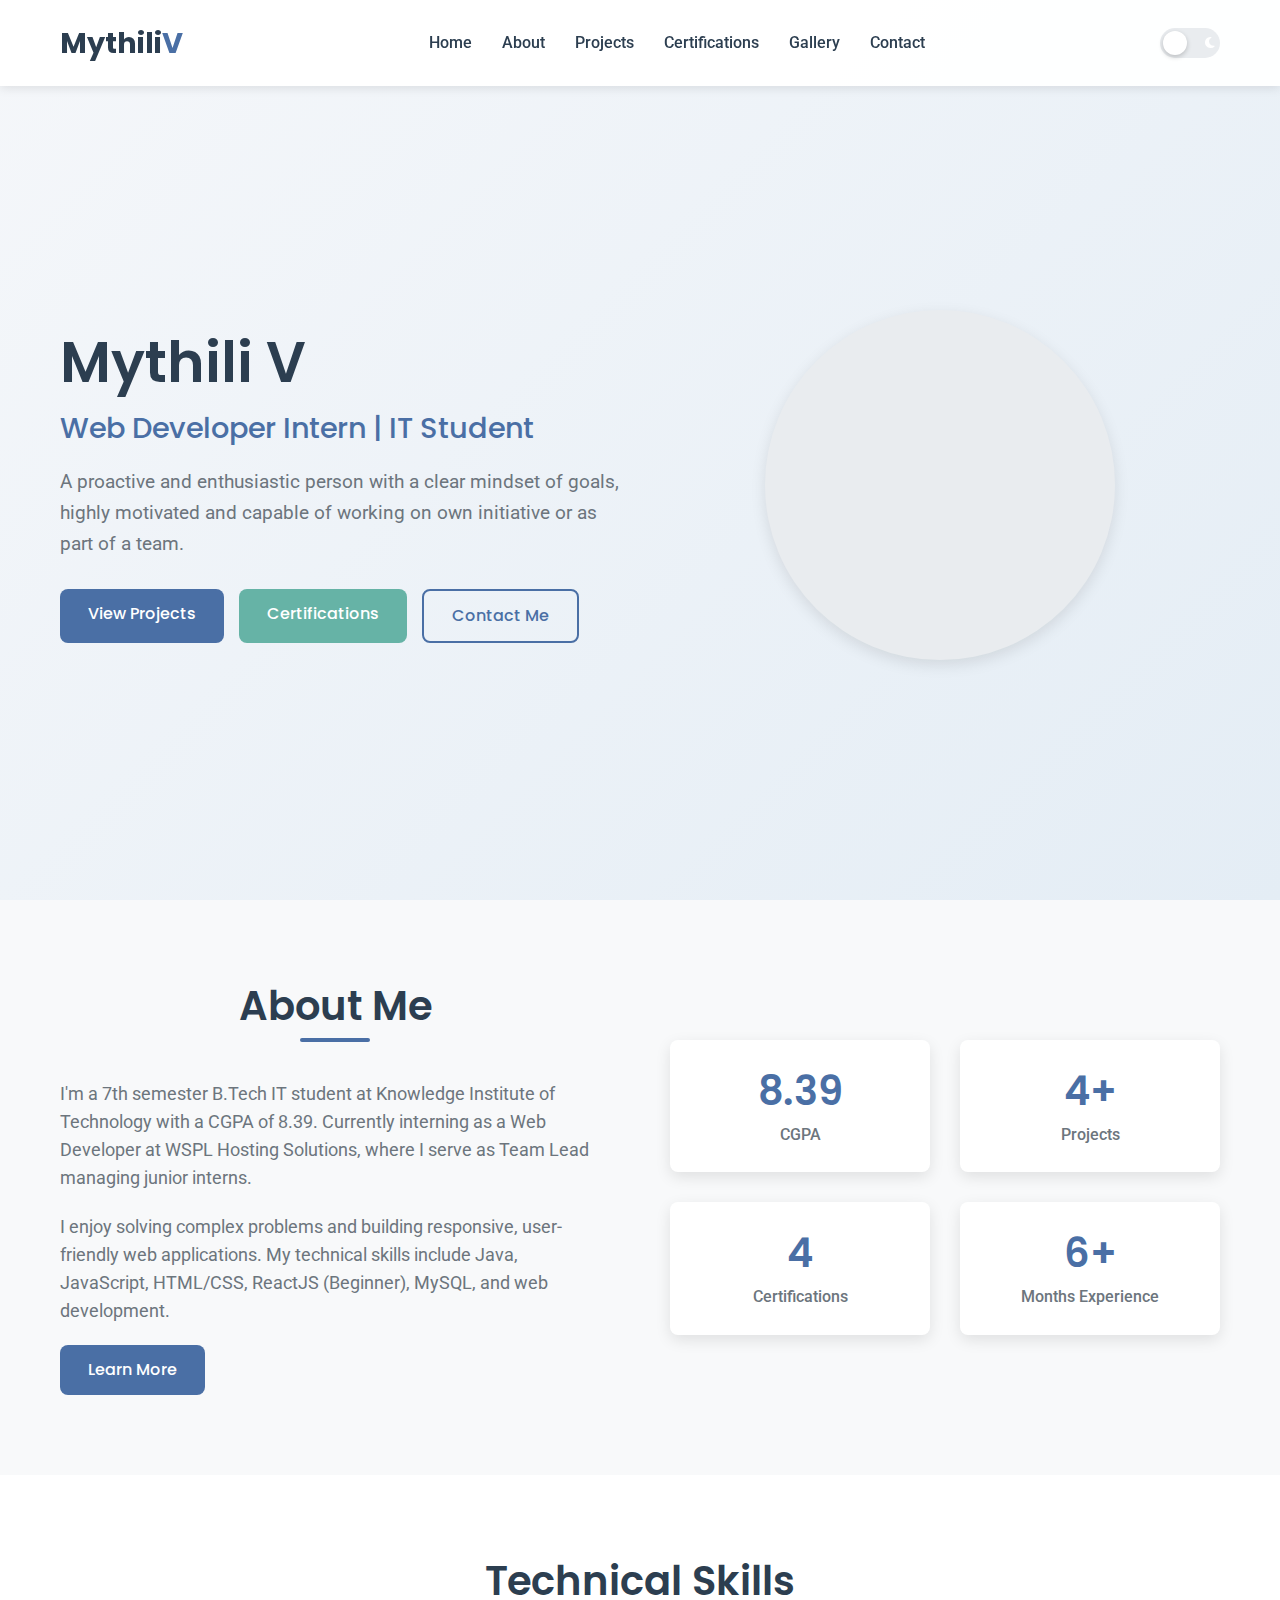
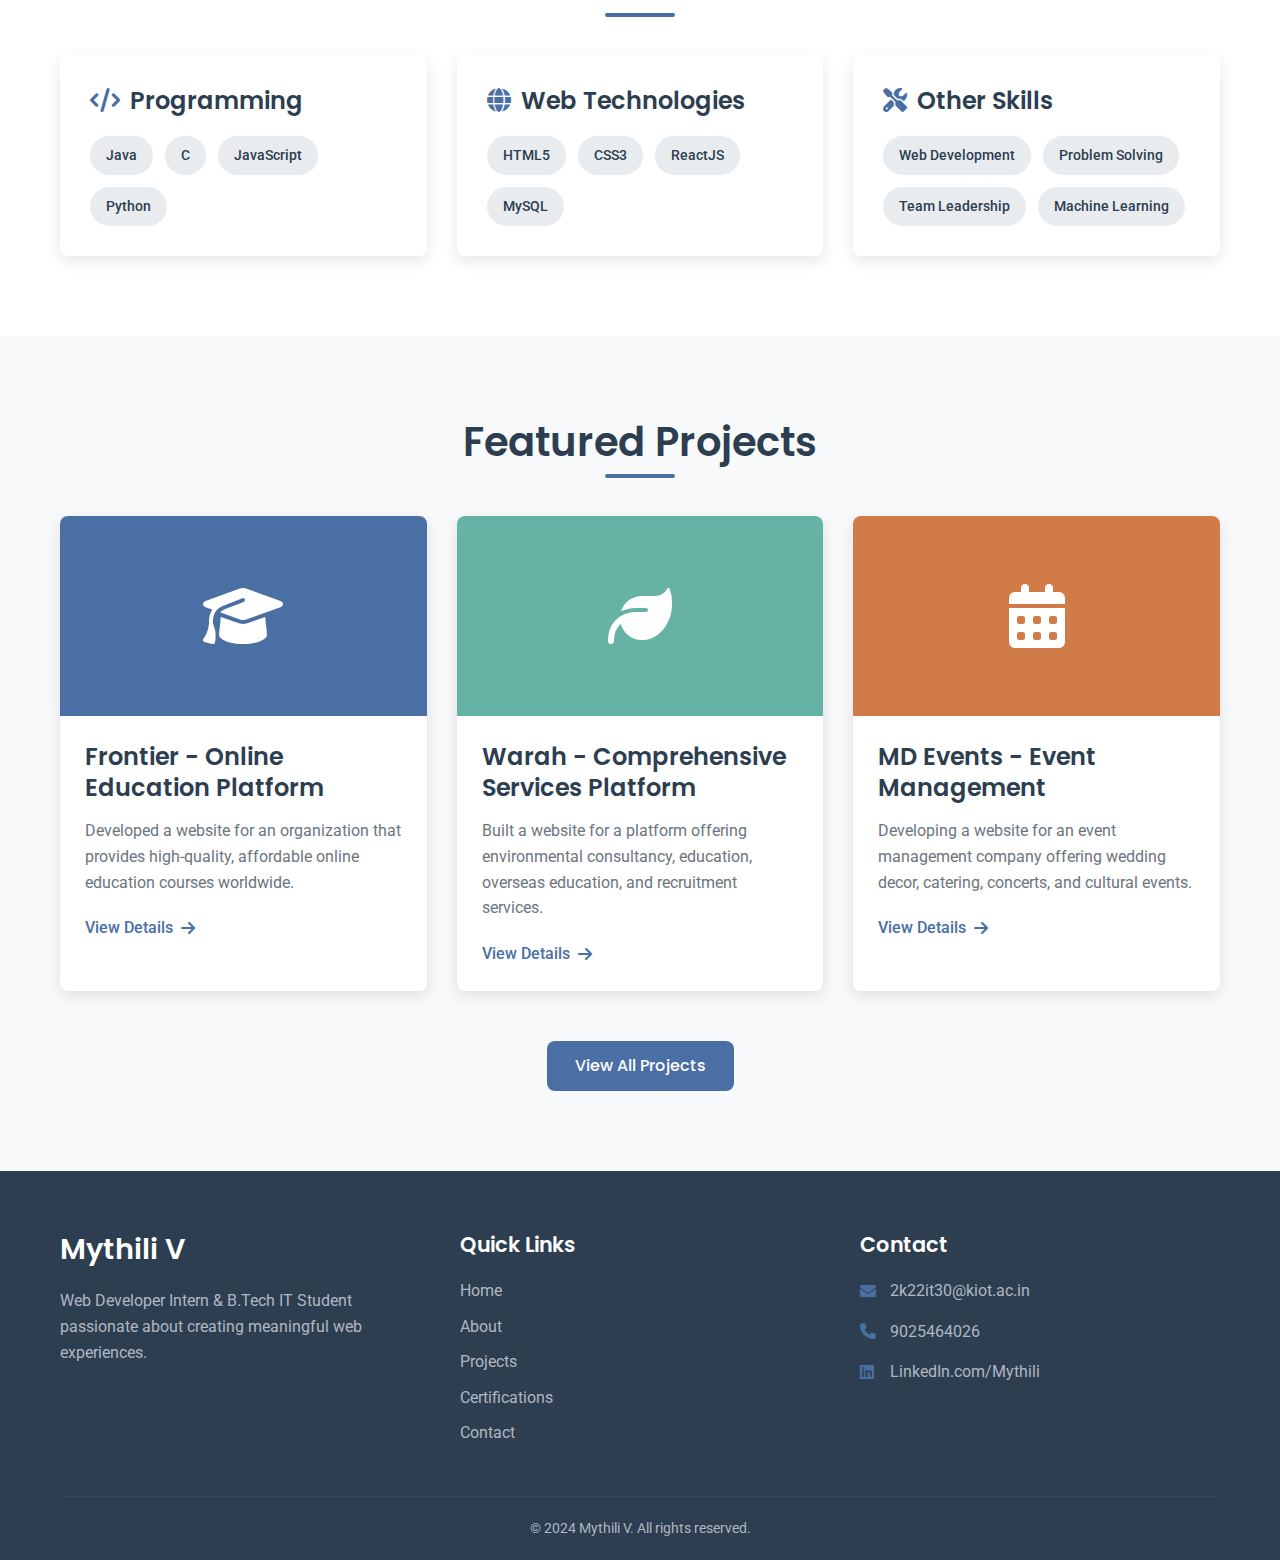
<file: index.html>
<!DOCTYPE html>
<html lang="en">
<head>
    <meta charset="UTF-8">
    <meta name="viewport" content="width=device-width, initial-scale=1.0">
    <title>Mythili V | Portfolio</title>
    <link rel="stylesheet" href="css/style.css">
    <link rel="stylesheet" href="https://cdnjs.cloudflare.com/ajax/libs/font-awesome/6.4.0/css/all.min.css">
    <link href="https://fonts.googleapis.com/css2?family=Poppins:wght@300;400;500;600;700&family=Roboto:wght@300;400;500&display=swap" rel="stylesheet">
</head>
<body>
    <!-- Navigation -->
    <nav class="navbar">
        <div class="container">
            <a href="index.html" class="logo">Mythili<span>V</span></a>
            <ul class="nav-menu">
                <li><a href="index.html">Home</a></li>
                <li><a href="about.html">About</a></li>
                <li><a href="projects.html">Projects</a></li>
                <li><a href="certifications.html">Certifications</a></li>
                <li><a href="gallery.html">Gallery</a></li>
                <li><a href="contact.html">Contact</a></li>
            </ul>
            <div class="hamburger">
                <span></span>
                <span></span>
                <span></span>
            </div>
        </div>
    </nav>

    <!-- Hero Section -->
    <section class="hero">
        <div class="container">
            <div class="hero-content">
                <h1 class="hero-title">Mythili V</h1>
                <h2 class="hero-subtitle">Web Developer Intern | IT Student</h2>
                <p class="hero-tagline">A proactive and enthusiastic person with a clear mindset of goals, highly motivated and capable of working on own initiative or as part of a team.</p>
                <div class="hero-buttons">
                    <a href="projects.html" class="btn btn-primary">View Projects</a>
                    <a href="certifications.html" class="btn btn-secondary">Certifications</a>
                    <a href="contact.html" class="btn btn-outline">Contact Me</a>
                </div>
            </div>
            <div class="hero-image">
                <div class="image-container">
                    <!-- Profile image placeholder -->
                    <div class="profile-img"></div>
                </div>
            </div>
        </div>
    </section>

    <!-- About Preview Section -->
    <section class="about-preview">
        <div class="container">
            <div class="about-content">
                <h2 class="section-title">About Me</h2>
                <p>I'm a 7th semester B.Tech IT student at Knowledge Institute of Technology with a CGPA of 8.39. Currently interning as a Web Developer at WSPL Hosting Solutions, where I serve as Team Lead managing junior interns.</p>
                <p>I enjoy solving complex problems and building responsive, user-friendly web applications. My technical skills include Java, JavaScript, HTML/CSS, ReactJS (Beginner), MySQL, and web development.</p>
                <a href="about.html" class="btn btn-primary">Learn More</a>
            </div>
            <div class="stats">
                <div class="stat-item">
                    <h3>8.39</h3>
                    <p>CGPA</p>
                </div>
                <div class="stat-item">
                    <h3>4+</h3>
                    <p>Projects</p>
                </div>
                <div class="stat-item">
                    <h3>4</h3>
                    <p>Certifications</p>
                </div>
                <div class="stat-item">
                    <h3>6+</h3>
                    <p>Months Experience</p>
                </div>
            </div>
        </div>
    </section>

    <!-- Skills Section -->
    <section class="skills">
        <div class="container">
            <h2 class="section-title">Technical Skills</h2>
            <div class="skills-grid">
                <div class="skill-category">
                    <h3><i class="fas fa-code"></i> Programming</h3>
                    <div class="skill-items">
                        <span class="skill-tag">Java</span>
                        <span class="skill-tag">C</span>
                        <span class="skill-tag">JavaScript</span>
                        <span class="skill-tag">Python</span>
                    </div>
                </div>
                <div class="skill-category">
                    <h3><i class="fas fa-globe"></i> Web Technologies</h3>
                    <div class="skill-items">
                        <span class="skill-tag">HTML5</span>
                        <span class="skill-tag">CSS3</span>
                        <span class="skill-tag">ReactJS</span>
                        <span class="skill-tag">MySQL</span>
                    </div>
                </div>
                <div class="skill-category">
                    <h3><i class="fas fa-tools"></i> Other Skills</h3>
                    <div class="skill-items">
                        <span class="skill-tag">Web Development</span>
                        <span class="skill-tag">Problem Solving</span>
                        <span class="skill-tag">Team Leadership</span>
                        <span class="skill-tag">Machine Learning</span>
                    </div>
                </div>
            </div>
        </div>
    </section>

    <!-- Featured Projects -->
    <section class="featured-projects">
        <div class="container">
            <h2 class="section-title">Featured Projects</h2>
            <div class="projects-grid">
                <div class="project-card">
                    <div class="project-image" style="background-color: #4a6fa5;">
                        <i class="fas fa-graduation-cap"></i>
                    </div>
                    <div class="project-content">
                        <h3>Frontier - Online Education Platform</h3>
                        <p>Developed a website for an organization that provides high-quality, affordable online education courses worldwide.</p>
                        <a href="projects.html#frontier" class="project-link">View Details <i class="fas fa-arrow-right"></i></a>
                    </div>
                </div>
                <div class="project-card">
                    <div class="project-image" style="background-color: #66b3a6;">
                        <i class="fas fa-leaf"></i>
                    </div>
                    <div class="project-content">
                        <h3>Warah - Comprehensive Services Platform</h3>
                        <p>Built a website for a platform offering environmental consultancy, education, overseas education, and recruitment services.</p>
                        <a href="projects.html#warah" class="project-link">View Details <i class="fas fa-arrow-right"></i></a>
                    </div>
                </div>
                <div class="project-card">
                    <div class="project-image" style="background-color: #d17b49;">
                        <i class="fas fa-calendar-alt"></i>
                    </div>
                    <div class="project-content">
                        <h3>MD Events - Event Management</h3>
                        <p>Developing a website for an event management company offering wedding decor, catering, concerts, and cultural events.</p>
                        <a href="projects.html#md-events" class="project-link">View Details <i class="fas fa-arrow-right"></i></a>
                    </div>
                </div>
            </div>
            <div class="section-cta">
                <a href="projects.html" class="btn btn-primary">View All Projects</a>
            </div>
        </div>
    </section>

    <!-- Footer -->
    <footer class="footer">
        <div class="container">
            <div class="footer-content">
                <div class="footer-about">
                    <h3>Mythili V</h3>
                    <p>Web Developer Intern & B.Tech IT Student passionate about creating meaningful web experiences.</p>
                </div>
                <div class="footer-links">
                    <h3>Quick Links</h3>
                    <ul>
                        <li><a href="index.html">Home</a></li>
                        <li><a href="about.html">About</a></li>
                        <li><a href="projects.html">Projects</a></li>
                        <li><a href="certifications.html">Certifications</a></li>
                        <li><a href="contact.html">Contact</a></li>
                    </ul>
                </div>
                <div class="footer-contact">
                    <h3>Contact</h3>
                    <p><i class="fas fa-envelope"></i> 2k22it30@kiot.ac.in</p>
                    <p><i class="fas fa-phone"></i> 9025464026</p>
                    <p><i class="fab fa-linkedin"></i> LinkedIn.com/Mythili</p>
                </div>
            </div>
            <div class="footer-bottom">
                <p>&copy; 2024 Mythili V. All rights reserved.</p>
            </div>
        </div>
    </footer>

    <script src="js/script.js"></script>
</body>
</html>
</file>
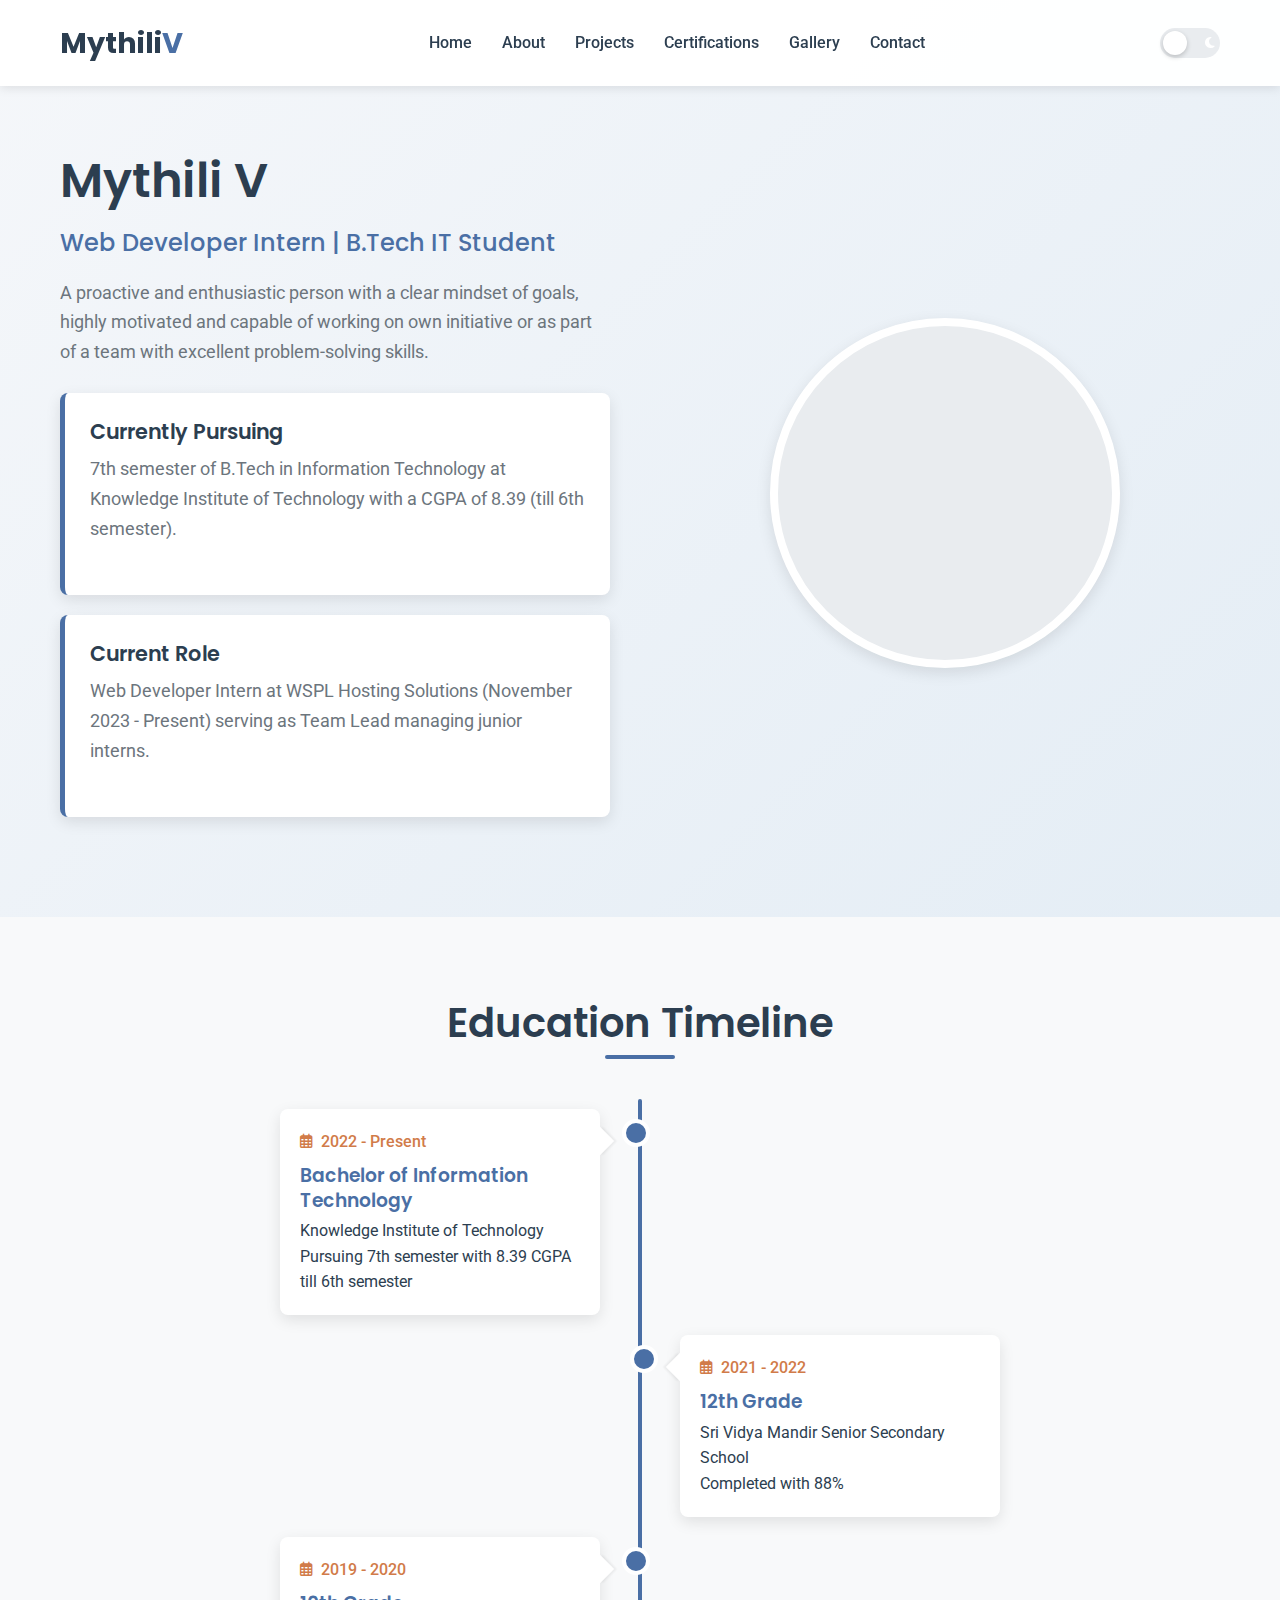
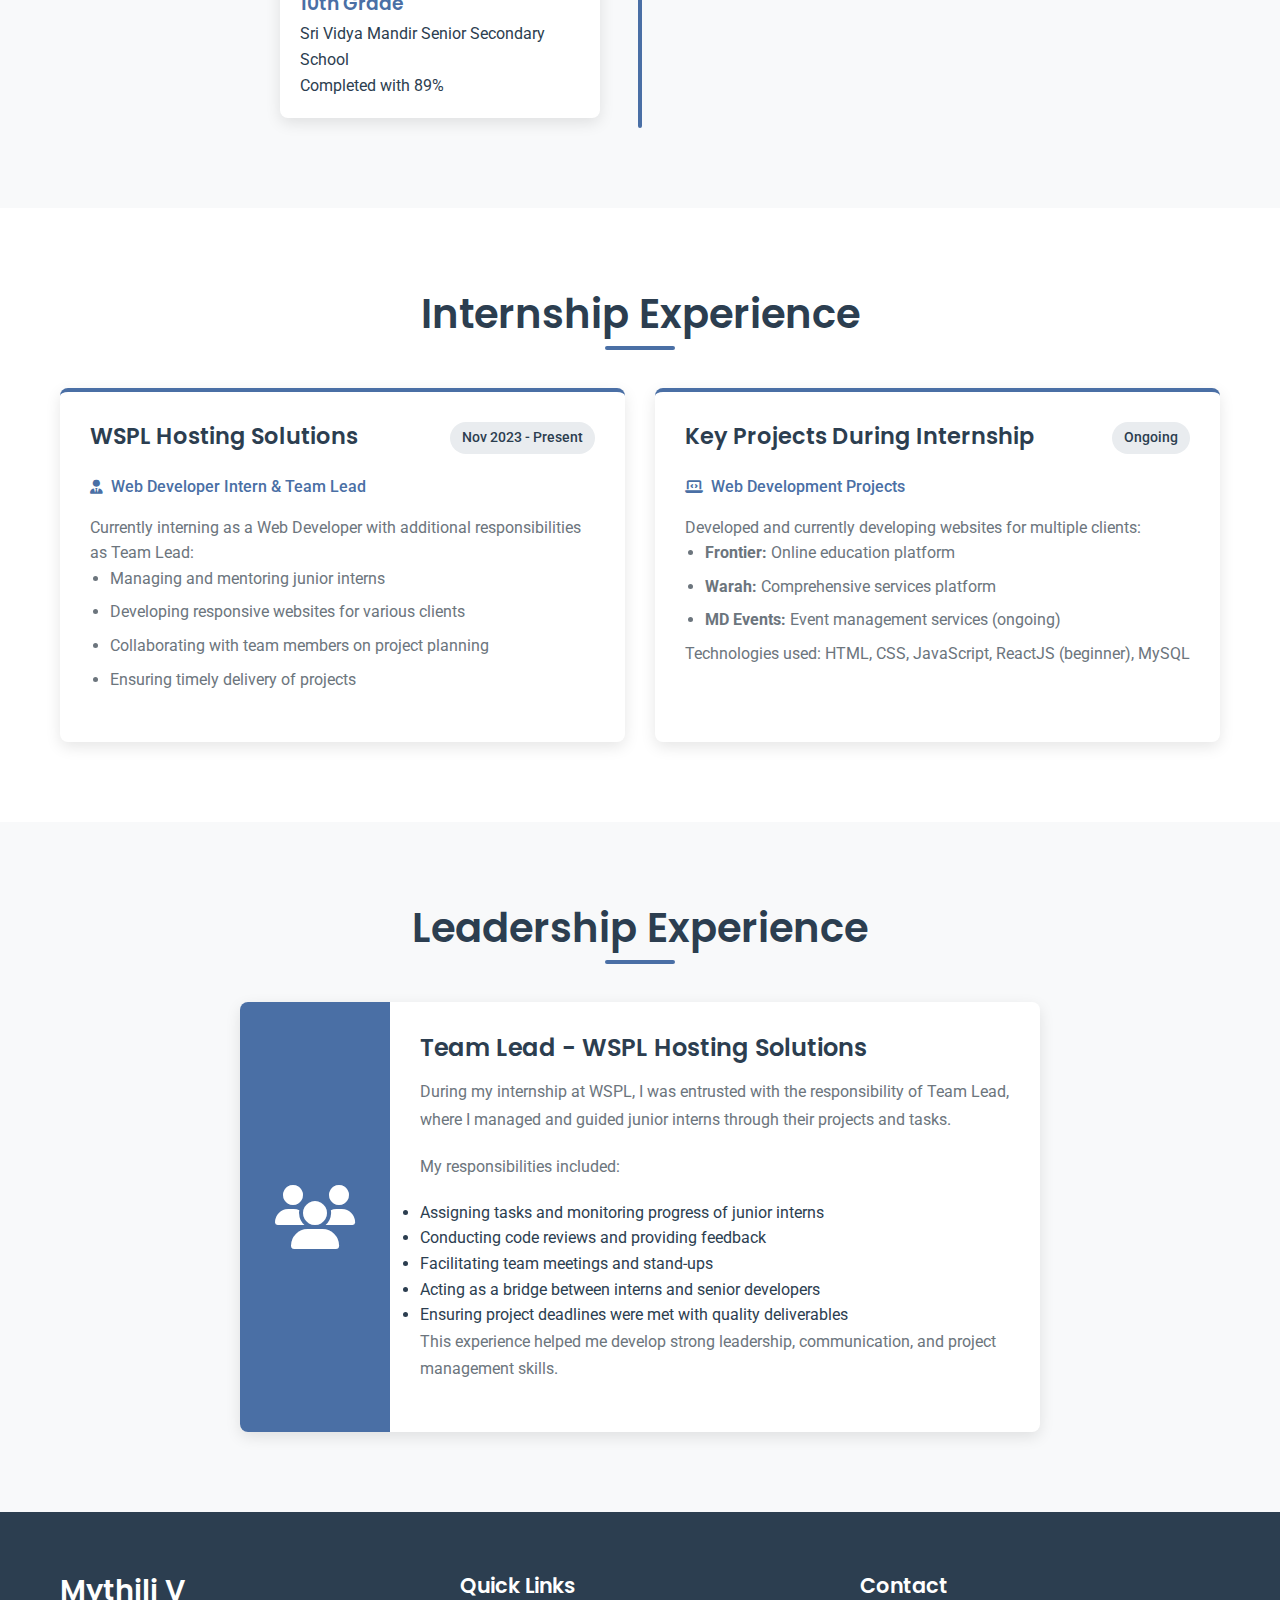
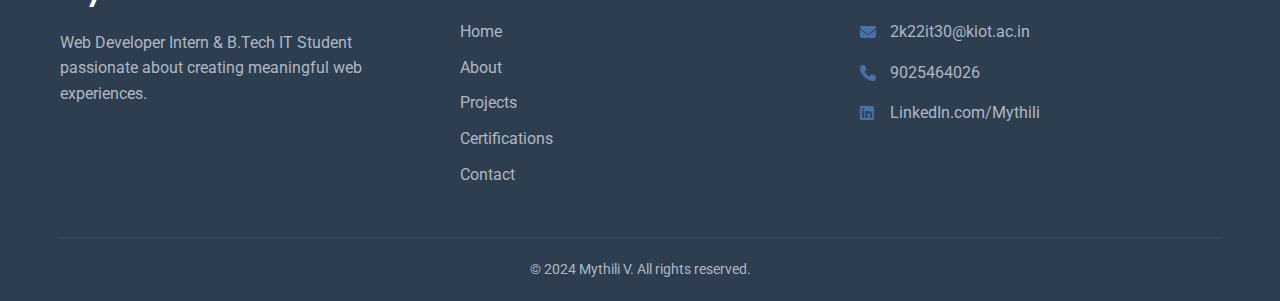
<file: about.html>
<!DOCTYPE html>
<html lang="en">
<head>
    <meta charset="UTF-8">
    <meta name="viewport" content="width=device-width, initial-scale=1.0">
    <title>About Me | Mythili V</title>
    <link rel="stylesheet" href="css/style.css">
    <link rel="stylesheet" href="https://cdnjs.cloudflare.com/ajax/libs/font-awesome/6.4.0/css/all.min.css">
    <link href="https://fonts.googleapis.com/css2?family=Poppins:wght@300;400;500;600;700&family=Roboto:wght@300;400;500&display=swap" rel="stylesheet">
    <style>
        /* Additional styles for about page */
        .about-hero {
            padding: 150px 0 80px;
            background: linear-gradient(135deg, #f5f7fa 0%, #e4edf5 100%);
        }
        
        .about-hero .container {
            display: flex;
            align-items: center;
            justify-content: space-between;
            gap: 60px;
        }
        
        .about-profile {
            flex: 1;
            display: flex;
            justify-content: center;
        }
        
        .profile-image-large {
            width: 350px;
            height: 350px;
            border-radius: 50%;
            background-color: var(--light-gray);
            position: relative;
            overflow: hidden;
            box-shadow: var(--shadow);
            border: 8px solid white;
        }
        
        .profile-image-large::before {
            content: '';
            position: absolute;
            width: 100%;
            height: 100%;
            background-image: url('https://images.unsplash.com/photo-1494790108755-2616b612b786?ixlib=rb-4.0.3&ixid=M3wxMjA3fDB8MHxwaG90by1wYWdlfHx8fGVufDB8fHx8fA%3D%3D&auto=format&fit=crop&w=774&q=80');
            background-size: cover;
            background-position: center;
        }
        
        .about-intro {
            flex: 1;
        }
        
        .about-intro h1 {
            font-size: 3rem;
            margin-bottom: 15px;
            color: var(--dark-color);
        }
        
        .about-intro h2 {
            font-size: 1.5rem;
            color: var(--primary-color);
            margin-bottom: 20px;
            font-weight: 500;
        }
        
        .about-intro p {
            font-size: 1.1rem;
            color: var(--gray-color);
            margin-bottom: 25px;
            line-height: 1.7;
        }
        
        .highlight-box {
            background-color: white;
            padding: 25px;
            border-radius: var(--border-radius);
            box-shadow: var(--shadow);
            margin: 20px 0;
            border-left: 5px solid var(--primary-color);
        }
        
        .highlight-box h3 {
            color: var(--dark-color);
            margin-bottom: 10px;
            font-size: 1.3rem;
        }
        
        .timeline-section {
            background-color: var(--light-color);
        }
        
        .timeline {
            position: relative;
            max-width: 800px;
            margin: 50px auto 0;
        }
        
        .timeline::after {
            content: '';
            position: absolute;
            width: 4px;
            background-color: var(--primary-color);
            top: 0;
            bottom: 0;
            left: 50%;
            margin-left: -2px;
            border-radius: 2px;
        }
        
        .timeline-item {
            padding: 10px 40px;
            position: relative;
            width: 50%;
            box-sizing: border-box;
        }
        
        .timeline-item:nth-child(odd) {
            left: 0;
        }
        
        .timeline-item:nth-child(even) {
            left: 50%;
        }
        
        .timeline-content {
            padding: 20px;
            background-color: white;
            border-radius: var(--border-radius);
            box-shadow: var(--shadow);
            position: relative;
        }
        
        .timeline-item:nth-child(odd) .timeline-content::after {
            content: '';
            position: absolute;
            width: 20px;
            height: 20px;
            right: -10px;
            background-color: white;
            top: 22px;
            transform: rotate(45deg);
            box-shadow: 2px -2px 2px rgba(0, 0, 0, 0.05);
        }
        
        .timeline-item:nth-child(even) .timeline-content::after {
            content: '';
            position: absolute;
            width: 20px;
            height: 20px;
            left: -10px;
            background-color: white;
            top: 22px;
            transform: rotate(45deg);
            box-shadow: -2px 2px 2px rgba(0, 0, 0, 0.05);
        }
        
        .timeline-content h3 {
            color: var(--primary-color);
            margin-bottom: 5px;
        }
        
        .timeline-date {
            color: var(--accent-color);
            font-weight: 500;
            margin-bottom: 10px;
            display: flex;
            align-items: center;
            gap: 8px;
        }
        
        .timeline-date i {
            font-size: 0.9rem;
        }
        
        .timeline-item::after {
            content: '';
            position: absolute;
            width: 20px;
            height: 20px;
            background-color: var(--primary-color);
            border: 4px solid white;
            border-radius: 50%;
            top: 20px;
            z-index: 1;
        }
        
        .timeline-item:nth-child(odd)::after {
            right: -10px;
        }
        
        .timeline-item:nth-child(even)::after {
            left: -10px;
        }
        
        .experience-section {
            padding: 80px 0;
        }
        
        .experience-cards {
            display: grid;
            grid-template-columns: repeat(auto-fit, minmax(300px, 1fr));
            gap: 30px;
            margin-top: 40px;
        }
        
        .experience-card {
            background-color: white;
            padding: 30px;
            border-radius: var(--border-radius);
            box-shadow: var(--shadow);
            transition: var(--transition);
            border-top: 4px solid var(--primary-color);
        }
        
        .experience-card:hover {
            transform: translateY(-10px);
        }
        
        .experience-header {
            display: flex;
            justify-content: space-between;
            align-items: flex-start;
            margin-bottom: 20px;
        }
        
        .experience-header h3 {
            font-size: 1.4rem;
            color: var(--dark-color);
        }
        
        .experience-date {
            background-color: var(--light-gray);
            color: var(--dark-color);
            padding: 5px 12px;
            border-radius: 20px;
            font-size: 0.85rem;
            font-weight: 500;
        }
        
        .experience-role {
            color: var(--primary-color);
            font-weight: 500;
            margin-bottom: 15px;
            display: flex;
            align-items: center;
            gap: 8px;
        }
        
        .experience-role i {
            font-size: 0.9rem;
        }
        
        .experience-details {
            color: var(--gray-color);
            margin-bottom: 20px;
        }
        
        .experience-details ul {
            padding-left: 20px;
        }
        
        .experience-details li {
            margin-bottom: 8px;
        }
        
        .leadership-section {
            background-color: var(--light-color);
            padding: 80px 0;
        }
        
        .leadership-card {
            max-width: 800px;
            margin: 40px auto 0;
            background-color: white;
            border-radius: var(--border-radius);
            overflow: hidden;
            box-shadow: var(--shadow);
            display: flex;
        }
        
        .leadership-icon {
            width: 150px;
            background-color: var(--primary-color);
            display: flex;
            align-items: center;
            justify-content: center;
            color: white;
            font-size: 4rem;
        }
        
        .leadership-content {
            flex: 1;
            padding: 30px;
        }
        
        .leadership-content h3 {
            color: var(--dark-color);
            margin-bottom: 15px;
            font-size: 1.5rem;
        }
        
        .leadership-content p {
            color: var(--gray-color);
            margin-bottom: 20px;
            line-height: 1.7;
        }
        
        @media (max-width: 768px) {
            .about-hero .container {
                flex-direction: column;
            }
            
            .profile-image-large {
                width: 280px;
                height: 280px;
            }
            
            .about-intro h1 {
                font-size: 2.3rem;
            }
            
            .timeline::after {
                left: 31px;
            }
            
            .timeline-item {
                width: 100%;
                padding-left: 70px;
                padding-right: 25px;
            }
            
            .timeline-item:nth-child(even) {
                left: 0;
            }
            
            .timeline-item::after {
                left: 21px !important;
            }
            
            .timeline-item:nth-child(odd) .timeline-content::after {
                left: -10px;
                right: auto;
                box-shadow: -2px 2px 2px rgba(0, 0, 0, 0.05);
            }
            
            .leadership-card {
                flex-direction: column;
            }
            
            .leadership-icon {
                width: 100%;
                height: 120px;
                font-size: 3rem;
            }
        }
    </style>
</head>
<body>
    <!-- Navigation -->
    <nav class="navbar">
        <div class="container">
            <a href="index.html" class="logo">Mythili<span>V</span></a>
            <ul class="nav-menu">
                <li><a href="index.html">Home</a></li>
                <li><a href="about.html" class="active">About</a></li>
                <li><a href="projects.html">Projects</a></li>
                <li><a href="certifications.html">Certifications</a></li>
                <li><a href="gallery.html">Gallery</a></li>
                <li><a href="contact.html">Contact</a></li>
            </ul>
            <div class="hamburger">
                <span></span>
                <span></span>
                <span></span>
            </div>
        </div>
    </nav>

    <!-- About Hero Section -->
    <section class="about-hero">
        <div class="container">
            <div class="about-intro">
                <h1>Mythili V</h1>
                <h2>Web Developer Intern | B.Tech IT Student</h2>
                <p>A proactive and enthusiastic person with a clear mindset of goals, highly motivated and capable of working on own initiative or as part of a team with excellent problem-solving skills.</p>
                
                <div class="highlight-box">
                    <h3>Currently Pursuing</h3>
                    <p>7th semester of B.Tech in Information Technology at Knowledge Institute of Technology with a CGPA of 8.39 (till 6th semester).</p>
                </div>
                
                <div class="highlight-box">
                    <h3>Current Role</h3>
                    <p>Web Developer Intern at WSPL Hosting Solutions (November 2023 - Present) serving as Team Lead managing junior interns.</p>
                </div>
            </div>
            
            <div class="about-profile">
                <div class="profile-image-large"></div>
            </div>
        </div>
    </section>

    <!-- Education Timeline -->
    <section class="timeline-section">
        <div class="container">
            <h2 class="section-title">Education Timeline</h2>
            
            <div class="timeline">
                <div class="timeline-item">
                    <div class="timeline-content">
                        <div class="timeline-date">
                            <i class="far fa-calendar-alt"></i> 2022 - Present
                        </div>
                        <h3>Bachelor of Information Technology</h3>
                        <p>Knowledge Institute of Technology</p>
                        <p>Pursuing 7th semester with 8.39 CGPA till 6th semester</p>
                    </div>
                </div>
                
                <div class="timeline-item">
                    <div class="timeline-content">
                        <div class="timeline-date">
                            <i class="far fa-calendar-alt"></i> 2021 - 2022
                        </div>
                        <h3>12th Grade</h3>
                        <p>Sri Vidya Mandir Senior Secondary School</p>
                        <p>Completed with 88%</p>
                    </div>
                </div>
                
                <div class="timeline-item">
                    <div class="timeline-content">
                        <div class="timeline-date">
                            <i class="far fa-calendar-alt"></i> 2019 - 2020
                        </div>
                        <h3>10th Grade</h3>
                        <p>Sri Vidya Mandir Senior Secondary School</p>
                        <p>Completed with 89%</p>
                    </div>
                </div>
            </div>
        </div>
    </section>

    <!-- Experience Section -->
    <section class="experience-section">
        <div class="container">
            <h2 class="section-title">Internship Experience</h2>
            
            <div class="experience-cards">
                <div class="experience-card">
                    <div class="experience-header">
                        <h3>WSPL Hosting Solutions</h3>
                        <span class="experience-date">Nov 2023 - Present</span>
                    </div>
                    <div class="experience-role">
                        <i class="fas fa-user-tie"></i> Web Developer Intern & Team Lead
                    </div>
                    <div class="experience-details">
                        <p>Currently interning as a Web Developer with additional responsibilities as Team Lead:</p>
                        <ul>
                            <li>Managing and mentoring junior interns</li>
                            <li>Developing responsive websites for various clients</li>
                            <li>Collaborating with team members on project planning</li>
                            <li>Ensuring timely delivery of projects</li>
                        </ul>
                    </div>
                </div>
                
                <div class="experience-card">
                    <div class="experience-header">
                        <h3>Key Projects During Internship</h3>
                        <span class="experience-date">Ongoing</span>
                    </div>
                    <div class="experience-role">
                        <i class="fas fa-laptop-code"></i> Web Development Projects
                    </div>
                    <div class="experience-details">
                        <p>Developed and currently developing websites for multiple clients:</p>
                        <ul>
                            <li><strong>Frontier:</strong> Online education platform</li>
                            <li><strong>Warah:</strong> Comprehensive services platform</li>
                            <li><strong>MD Events:</strong> Event management services (ongoing)</li>
                        </ul>
                        <p>Technologies used: HTML, CSS, JavaScript, ReactJS (beginner), MySQL</p>
                    </div>
                </div>
            </div>
        </div>
    </section>

    <!-- Leadership Section -->
    <section class="leadership-section">
        <div class="container">
            <h2 class="section-title">Leadership Experience</h2>
            
            <div class="leadership-card">
                <div class="leadership-icon">
                    <i class="fas fa-users"></i>
                </div>
                <div class="leadership-content">
                    <h3>Team Lead - WSPL Hosting Solutions</h3>
                    <p>During my internship at WSPL, I was entrusted with the responsibility of Team Lead, where I managed and guided junior interns through their projects and tasks.</p>
                    <p>My responsibilities included:</p>
                    <ul>
                        <li>Assigning tasks and monitoring progress of junior interns</li>
                        <li>Conducting code reviews and providing feedback</li>
                        <li>Facilitating team meetings and stand-ups</li>
                        <li>Acting as a bridge between interns and senior developers</li>
                        <li>Ensuring project deadlines were met with quality deliverables</li>
                    </ul>
                    <p>This experience helped me develop strong leadership, communication, and project management skills.</p>
                </div>
            </div>
        </div>
    </section>

    <!-- Footer -->
    <footer class="footer">
        <div class="container">
            <div class="footer-content">
                <div class="footer-about">
                    <h3>Mythili V</h3>
                    <p>Web Developer Intern & B.Tech IT Student passionate about creating meaningful web experiences.</p>
                </div>
                <div class="footer-links">
                    <h3>Quick Links</h3>
                    <ul>
                        <li><a href="index.html">Home</a></li>
                        <li><a href="about.html">About</a></li>
                        <li><a href="projects.html">Projects</a></li>
                        <li><a href="certifications.html">Certifications</a></li>
                        <li><a href="contact.html">Contact</a></li>
                    </ul>
                </div>
                <div class="footer-contact">
                    <h3>Contact</h3>
                    <p><i class="fas fa-envelope"></i> 2k22it30@kiot.ac.in</p>
                    <p><i class="fas fa-phone"></i> 9025464026</p>
                    <p><i class="fab fa-linkedin"></i> LinkedIn.com/Mythili</p>
                </div>
            </div>
            <div class="footer-bottom">
                <p>&copy; 2024 Mythili V. All rights reserved.</p>
            </div>
        </div>
    </footer>

    <script src="js/script.js"></script>
</body>
</html>
</file>
<file: css/style.css>
/* css/style.css */

/* Reset and Base Styles */
* {
    margin: 0;
    padding: 0;
    box-sizing: border-box;
}

:root {
    --primary-color: #4a6fa5;
    --secondary-color: #66b3a6;
    --accent-color: #d17b49;
    --dark-color: #2c3e50;
    --light-color: #f8f9fa;
    --gray-color: #6c757d;
    --light-gray: #e9ecef;
    --transition: all 0.3s ease;
    --shadow: 0 5px 15px rgba(0, 0, 0, 0.1);
    --border-radius: 8px;
}

body {
    font-family: 'Roboto', sans-serif;
    line-height: 1.6;
    color: var(--dark-color);
    background-color: #fff;
    overflow-x: hidden;
}

h1, h2, h3, h4 {
    font-family: 'Poppins', sans-serif;
    font-weight: 600;
    line-height: 1.3;
}

.container {
    width: 100%;
    max-width: 1200px;
    margin: 0 auto;
    padding: 0 20px;
}

section {
    padding: 80px 0;
}

.section-title {
    font-size: 2.5rem;
    text-align: center;
    margin-bottom: 3rem;
    color: var(--dark-color);
    position: relative;
}

.section-title::after {
    content: '';
    position: absolute;
    width: 70px;
    height: 4px;
    background-color: var(--primary-color);
    bottom: -10px;
    left: 50%;
    transform: translateX(-50%);
    border-radius: 2px;
}

/* Button Styles */
.btn {
    display: inline-block;
    padding: 12px 28px;
    border-radius: var(--border-radius);
    text-decoration: none;
    font-weight: 500;
    font-family: 'Poppins', sans-serif;
    transition: var(--transition);
    cursor: pointer;
    border: none;
    font-size: 1rem;
}

.btn-primary {
    background-color: var(--primary-color);
    color: white;
}

.btn-primary:hover {
    background-color: #3a5a8c;
    transform: translateY(-3px);
    box-shadow: var(--shadow);
}

.btn-secondary {
    background-color: var(--secondary-color);
    color: white;
}

.btn-secondary:hover {
    background-color: #56a094;
    transform: translateY(-3px);
    box-shadow: var(--shadow);
}

.btn-outline {
    background-color: transparent;
    color: var(--primary-color);
    border: 2px solid var(--primary-color);
}

.btn-outline:hover {
    background-color: var(--primary-color);
    color: white;
    transform: translateY(-3px);
}

/* Navbar Styles */
.navbar {
    position: fixed;
    top: 0;
    left: 0;
    width: 100%;
    background-color: rgba(255, 255, 255, 0.95);
    box-shadow: 0 2px 10px rgba(0, 0, 0, 0.1);
    z-index: 1000;
    padding: 20px 0;
    transition: var(--transition);
}

.navbar .container {
    display: flex;
    justify-content: space-between;
    align-items: center;
    position: relative;
}

.logo {
    font-family: 'Poppins', sans-serif;
    font-size: 1.8rem;
    font-weight: 700;
    text-decoration: none;
    color: var(--dark-color);
}

.logo span {
    color: var(--primary-color);
}

.nav-menu {
    display: flex;
    list-style: none;
    align-items: center;
}

.nav-menu li {
    margin-left: 30px;
}

.nav-menu a {
    text-decoration: none;
    color: var(--dark-color);
    font-weight: 500;
    font-size: 1rem;
    transition: var(--transition);
    position: relative;
}

.nav-menu a:hover {
    color: var(--primary-color);
}

.nav-menu a::after {
    content: '';
    position: absolute;
    width: 0;
    height: 2px;
    background-color: var(--primary-color);
    bottom: -5px;
    left: 0;
    transition: var(--transition);
}

.nav-menu a:hover::after {
    width: 100%;
}

.hamburger {
    display: none;
    flex-direction: column;
    cursor: pointer;
}

.hamburger span {
    width: 25px;
    height: 3px;
    background-color: var(--dark-color);
    margin: 3px 0;
    transition: var(--transition);
}

/* Hero Section */
.hero {
    padding-top: 150px;
    background: linear-gradient(135deg, #f5f7fa 0%, #e4edf5 100%);
    min-height: 100vh;
    display: flex;
    align-items: center;
}

.hero .container {
    display: flex;
    align-items: center;
    justify-content: space-between;
    gap: 40px;
}

.hero-content {
    flex: 1;
}

.hero-title {
    font-size: 3.5rem;
    margin-bottom: 10px;
    color: var(--dark-color);
}

.hero-subtitle {
    font-size: 1.8rem;
    color: var(--primary-color);
    margin-bottom: 20px;
    font-weight: 500;
}

.hero-tagline {
    font-size: 1.2rem;
    color: var(--gray-color);
    margin-bottom: 30px;
    max-width: 600px;
}

.hero-buttons {
    display: flex;
    gap: 15px;
    flex-wrap: wrap;
}

.hero-image {
    flex: 1;
    display: flex;
    justify-content: center;
}

.profile-img {
    width: 350px;
    height: 350px;
    border-radius: 50%;
    background-color: var(--light-gray);
    position: relative;
    overflow: hidden;
    box-shadow: var(--shadow);
}

.profile-img::before {
    content: '';
    position: absolute;
    width: 100%;
    height: 100%;
    background-image: url('https://images.unsplash.com/photo-1494790108755-2616b612b786?ixlib=rb-4.0.3&ixid=M3wxMjA3fDB8MHxwaG90by1wYWdlfHx8fGVufDB8fHx8fA%3D%3D&auto=format&fit=crop&w=774&q=80');
    background-size: cover;
    background-position: center;
    opacity: 0.7;
}

/* About Preview Section */
.about-preview {
    background-color: var(--light-color);
}

.about-preview .container {
    display: flex;
    justify-content: space-between;
    align-items: center;
    gap: 60px;
}

.about-content {
    flex: 1;
}

.about-content p {
    margin-bottom: 20px;
    color: var(--gray-color);
    font-size: 1.1rem;
}

.stats {
    display: grid;
    grid-template-columns: repeat(2, 1fr);
    gap: 30px;
    flex: 1;
}

.stat-item {
    text-align: center;
    padding: 25px 20px;
    background-color: white;
    border-radius: var(--border-radius);
    box-shadow: var(--shadow);
    transition: var(--transition);
}

.stat-item:hover {
    transform: translateY(-10px);
}

.stat-item h3 {
    font-size: 2.5rem;
    color: var(--primary-color);
    margin-bottom: 5px;
}

.stat-item p {
    color: var(--gray-color);
    font-weight: 500;
}

/* Skills Section */
.skills-grid {
    display: grid;
    grid-template-columns: repeat(auto-fit, minmax(300px, 1fr));
    gap: 30px;
    margin-top: 40px;
}

.skill-category {
    background-color: white;
    padding: 30px;
    border-radius: var(--border-radius);
    box-shadow: var(--shadow);
    transition: var(--transition);
}

.skill-category:hover {
    transform: translateY(-10px);
}

.skill-category h3 {
    font-size: 1.5rem;
    margin-bottom: 20px;
    color: var(--dark-color);
    display: flex;
    align-items: center;
    gap: 10px;
}

.skill-category h3 i {
    color: var(--primary-color);
}

.skill-items {
    display: flex;
    flex-wrap: wrap;
    gap: 12px;
}

.skill-tag {
    background-color: var(--light-gray);
    padding: 8px 16px;
    border-radius: 30px;
    font-size: 0.9rem;
    font-weight: 500;
    color: var(--dark-color);
    transition: var(--transition);
}

.skill-tag:hover {
    background-color: var(--primary-color);
    color: white;
}

/* Projects Section */
.featured-projects {
    background-color: var(--light-color);
}

.projects-grid {
    display: grid;
    grid-template-columns: repeat(auto-fit, minmax(300px, 1fr));
    gap: 30px;
    margin-top: 40px;
}

.project-card {
    background-color: white;
    border-radius: var(--border-radius);
    overflow: hidden;
    box-shadow: var(--shadow);
    transition: var(--transition);
}

.project-card:hover {
    transform: translateY(-10px);
    box-shadow: 0 15px 30px rgba(0, 0, 0, 0.15);
}

.project-image {
    height: 200px;
    display: flex;
    align-items: center;
    justify-content: center;
    color: white;
    font-size: 4rem;
}

.project-content {
    padding: 25px;
}

.project-content h3 {
    font-size: 1.5rem;
    margin-bottom: 15px;
    color: var(--dark-color);
}

.project-content p {
    color: var(--gray-color);
    margin-bottom: 20px;
}

.project-link {
    color: var(--primary-color);
    text-decoration: none;
    font-weight: 500;
    display: inline-flex;
    align-items: center;
    gap: 8px;
    transition: var(--transition);
}

.project-link:hover {
    gap: 12px;
    color: #3a5a8c;
}

.section-cta {
    text-align: center;
    margin-top: 50px;
}

/* Footer */
.footer {
    background-color: var(--dark-color);
    color: white;
    padding: 60px 0 20px;
}

.footer-content {
    display: grid;
    grid-template-columns: repeat(auto-fit, minmax(250px, 1fr));
    gap: 40px;
    margin-bottom: 40px;
}

.footer-about h3 {
    font-size: 1.8rem;
    margin-bottom: 20px;
    color: white;
}

.footer-about p {
    color: #b0b7c3;
}

.footer-links h3, .footer-contact h3 {
    font-size: 1.3rem;
    margin-bottom: 20px;
    color: white;
}

.footer-links ul {
    list-style: none;
}

.footer-links li {
    margin-bottom: 10px;
}

.footer-links a {
    color: #b0b7c3;
    text-decoration: none;
    transition: var(--transition);
}

.footer-links a:hover {
    color: white;
    padding-left: 5px;
}

.footer-contact p {
    color: #b0b7c3;
    margin-bottom: 15px;
    display: flex;
    align-items: center;
    gap: 10px;
}

.footer-contact i {
    color: var(--primary-color);
    width: 20px;
}

.footer-bottom {
    text-align: center;
    padding-top: 20px;
    border-top: 1px solid #3a4556;
    color: #b0b7c3;
    font-size: 0.9rem;
}

/* Responsive Styles */
@media (max-width: 992px) {
    .hero .container {
        flex-direction: column;
        text-align: center;
    }
    
    .hero-title {
        font-size: 2.8rem;
    }
    
    .hero-subtitle {
        font-size: 1.5rem;
    }
    
    .hero-buttons {
        justify-content: center;
    }
    
    .profile-img {
        width: 280px;
        height: 280px;
        margin-top: 40px;
    }
    
    .about-preview .container {
        flex-direction: column;
    }
    
    .stats {
        width: 100%;
    }
}

@media (max-width: 768px) {
    .nav-menu {
        position: fixed;
        top: 80px;
        right: -100%;
        flex-direction: column;
        background-color: white;
        width: 100%;
        text-align: center;
        box-shadow: 0 10px 15px rgba(0, 0, 0, 0.1);
        padding: 20px 0;
        transition: var(--transition);
    }
    
    .nav-menu.active {
        right: 0;
    }
    
    .nav-menu li {
        margin: 15px 0;
    }
    
    .hamburger {
        display: flex;
    }
    
    .hamburger.active span:nth-child(1) {
        transform: rotate(45deg) translate(5px, 6px);
    }
    
    .hamburger.active span:nth-child(2) {
        opacity: 0;
    }
    
    .hamburger.active span:nth-child(3) {
        transform: rotate(-45deg) translate(7px, -6px);
    }
    
    .section-title {
        font-size: 2rem;
    }
    
    .hero-title {
        font-size: 2.3rem;
    }
    
    .hero-subtitle {
        font-size: 1.3rem;
    }
}

@media (max-width: 576px) {
    .hero-buttons {
        flex-direction: column;
        align-items: center;
    }
    
    .btn {
        width: 100%;
        max-width: 250px;
        text-align: center;
    }
    
    .stats {
        grid-template-columns: 1fr;
    }
    
    .profile-img {
        width: 250px;
        height: 250px;
    }
}

 /* ============================================
   DARK THEME STYLES
   ============================================ */

/* Dark theme variables */
[data-theme="dark"] {
    --primary-color: #5a8cdf;
    --secondary-color: #7ac7b7;
    --accent-color: #e68c5c;
    --dark-color: #f8f9fa;
    --light-color: #1a1a2e;
    --gray-color: #b0b7c3;
    --light-gray: #2c2c54;
    --shadow: 0 5px 15px rgba(0, 0, 0, 0.3);
}

/* Dark theme specific styles */
[data-theme="dark"] body {
    background-color: #121212;
    color: #e0e0e0;
}

[data-theme="dark"] .navbar {
    background-color: rgba(26, 26, 46, 0.95);
    box-shadow: 0 2px 10px rgba(0, 0, 0, 0.3);
}

[data-theme="dark"] .logo {
    color: #f8f9fa;
}

[data-theme="dark"] .nav-menu a {
    color: #e0e0e0;
}

[data-theme="dark"] .nav-menu a:hover {
    color: var(--primary-color);
}

[data-theme="dark"] .hero {
    background: linear-gradient(135deg, #1a1a2e 0%, #16213e 100%);
}

[data-theme="dark"] .about-preview,
[data-theme="dark"] .skills,
[data-theme="dark"] .featured-projects,
[data-theme="dark"] .timeline-section,
[data-theme="dark"] .leadership-section,
[data-theme="dark"] .certifications-section,
[data-theme="dark"] .gallery-section,
[data-theme="dark"] .internship-highlights {
    background-color: #1a1a2e;
}

[data-theme="dark"] .section-title {
    color: var(--dark-color);
}

[data-theme="dark"] .skill-category,
[data-theme="dark"] .project-card,
[data-theme="dark"] .experience-card,
[data-theme="dark"] .leadership-card,
[data-theme="dark"] .cert-card,
[data-theme="dark"] .gallery-item,
[data-theme="dark"] .internship-card,
[data-theme="dark"] .stat-box,
[data-theme="dark"] .highlight-box,
[data-theme="dark"] .timeline-content,
[data-theme="dark"] .modal-content,
[data-theme="dark"] .gallery-modal-content,
[data-theme="dark"] .project-modal-content,
[data-theme="dark"] .contact-info,
[data-theme="dark"] .contact-form-container {
    background-color: #16213e;
    color: #e0e0e0;
}

[data-theme="dark"] .project-content h3,
[data-theme="dark"] .project-title-detailed,
[data-theme="dark"] .experience-card h3,
[data-theme="dark"] .leadership-content h3,
[data-theme="dark"] .cert-title,
[data-theme="dark"] .gallery-title,
[data-theme="dark"] .sidebar-info-label,
[data-theme="dark"] .modal-cert-details h3,
[data-theme="dark"] .gallery-modal-details h3,
[data-theme="dark"] .project-modal-description h3 {
    color: var(--dark-color);
}

[data-theme="dark"] .project-content p,
[data-theme="dark"] .project-desc-detailed,
[data-theme="dark"] .experience-details,
[data-theme="dark"] .leadership-content p,
[data-theme="dark"] .cert-desc,
[data-theme="dark"] .gallery-desc,
[data-theme="dark"] .modal-cert-desc,
[data-theme="dark"] .gallery-modal-desc,
[data-theme="dark"] .project-modal-description p,
[data-theme="dark"] .sidebar-info-value,
[data-theme="dark"] .modal-meta-item,
[data-theme="dark"] .gallery-modal-meta-item {
    color: var(--gray-color);
}

[data-theme="dark"] .skill-tag,
[data-theme="dark"] .tech-tag,
[data-theme="dark"] .sidebar-tech-tag,
[data-theme="dark"] .internship-skill {
    background-color: #2c2c54;
    color: #e0e0e0;
}

[data-theme="dark"] .skill-tag:hover,
[data-theme="dark"] .tech-tag:hover,
[data-theme="dark"] .sidebar-tech-tag:hover {
    background-color: var(--primary-color);
    color: white;
}

[data-theme="dark"] .footer {
    background-color: #0f0f1a;
}

[data-theme="dark"] .footer-about p,
[data-theme="dark"] .footer-links a,
[data-theme="dark"] .footer-contact p,
[data-theme="dark"] .footer-bottom {
    color: #b0b7c3;
}

[data-theme="dark"] .form-group input,
[data-theme="dark"] .form-group textarea {
    background-color: #2c2c54;
    border-color: #3a4556;
    color: #e0e0e0;
}

[data-theme="dark"] .form-group input:focus,
[data-theme="dark"] .form-group textarea:focus {
    border-color: var(--primary-color);
    box-shadow: 0 0 0 3px rgba(90, 140, 223, 0.2);
}

[data-theme="dark"] .form-group label {
    color: #e0e0e0;
}

[data-theme="dark"] .btn-outline {
    background-color: transparent;
    color: var(--primary-color);
    border: 2px solid var(--primary-color);
}

[data-theme="dark"] .btn-outline:hover {
    background-color: var(--primary-color);
    color: white;
}

[data-theme="dark"] .project-overlay {
    background-color: rgba(90, 140, 223, 0.9);
}

[data-theme="dark"] .gallery-overlay {
    background-color: rgba(90, 140, 223, 0.9);
}

[data-theme="dark"] .modal-header,
[data-theme="dark"] .gallery-modal-header,
[data-theme="dark"] .project-modal-header {
    background-color: #0f0f1a;
}

/* Theme Toggle Button */
.theme-toggle {
    position: relative;
    width: 60px;
    height: 30px;
    background-color: var(--light-gray);
    border-radius: 30px;
    cursor: pointer;
    transition: var(--transition);
    margin-left: 20px;
    border: none;
    outline: none;
    display: flex;
    align-items: center;
    padding: 0 5px;
}

.theme-toggle::before {
    content: '';
    position: absolute;
    width: 24px;
    height: 24px;
    background-color: white;
    border-radius: 50%;
    left: 3px;
    transition: var(--transition);
    box-shadow: 0 2px 5px rgba(0, 0, 0, 0.2);
}

[data-theme="dark"] .theme-toggle {
    background-color: var(--primary-color);
}

[data-theme="dark"] .theme-toggle::before {
    transform: translateX(30px);
    background-color: var(--dark-color);
}

.theme-toggle i {
    font-size: 0.8rem;
    color: white;
    z-index: 1;
}

.theme-toggle .fa-sun {
    margin-right: auto;
}

.theme-toggle .fa-moon {
    margin-left: auto;
}

/* Mobile theme toggle */
@media (max-width: 768px) {
    .theme-toggle {
        position: absolute;
        top: 20px;
        right: 60px;
        margin-left: 0;
    }
    
    .nav-menu.active .theme-toggle {
        position: static;
        margin: 15px auto;
        display: block;
    }
}

/* Smooth theme transition */
* {
    transition: background-color 0.3s ease, color 0.3s ease, border-color 0.3s ease;
}
</file>
